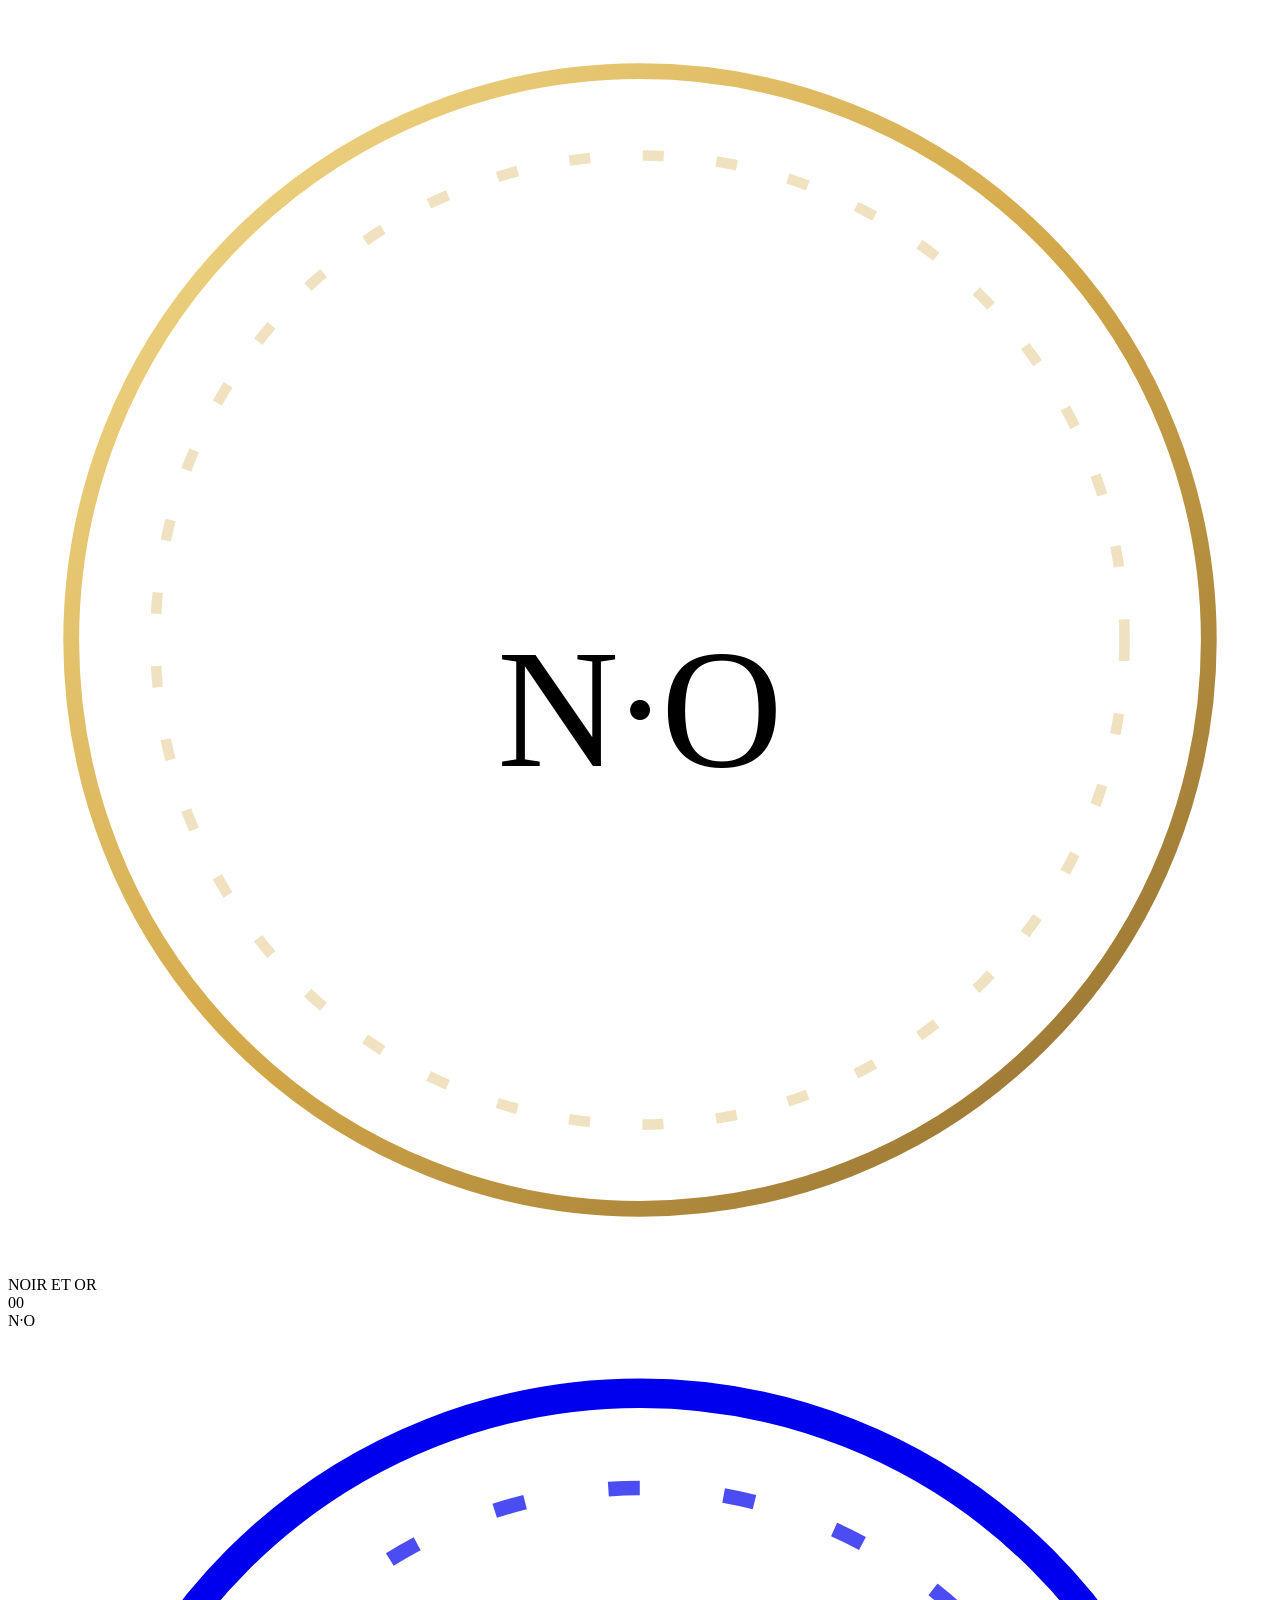
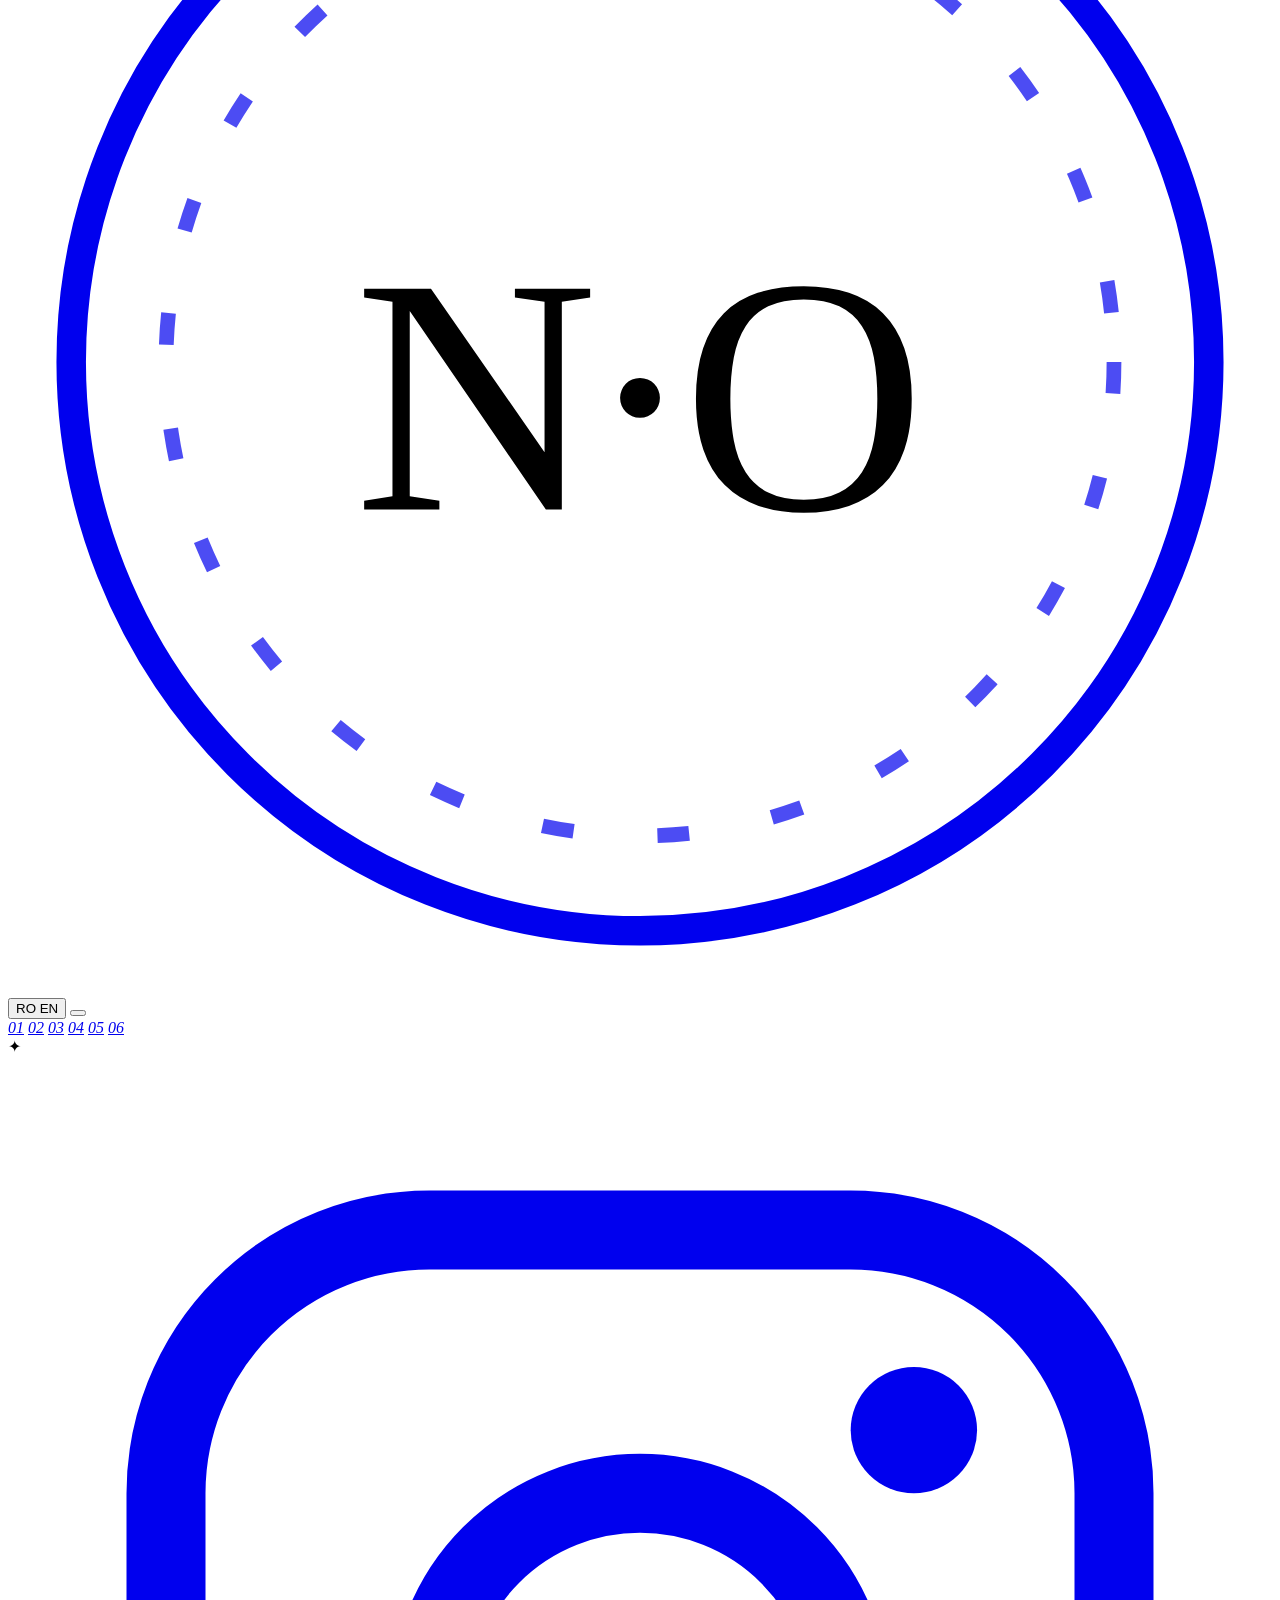
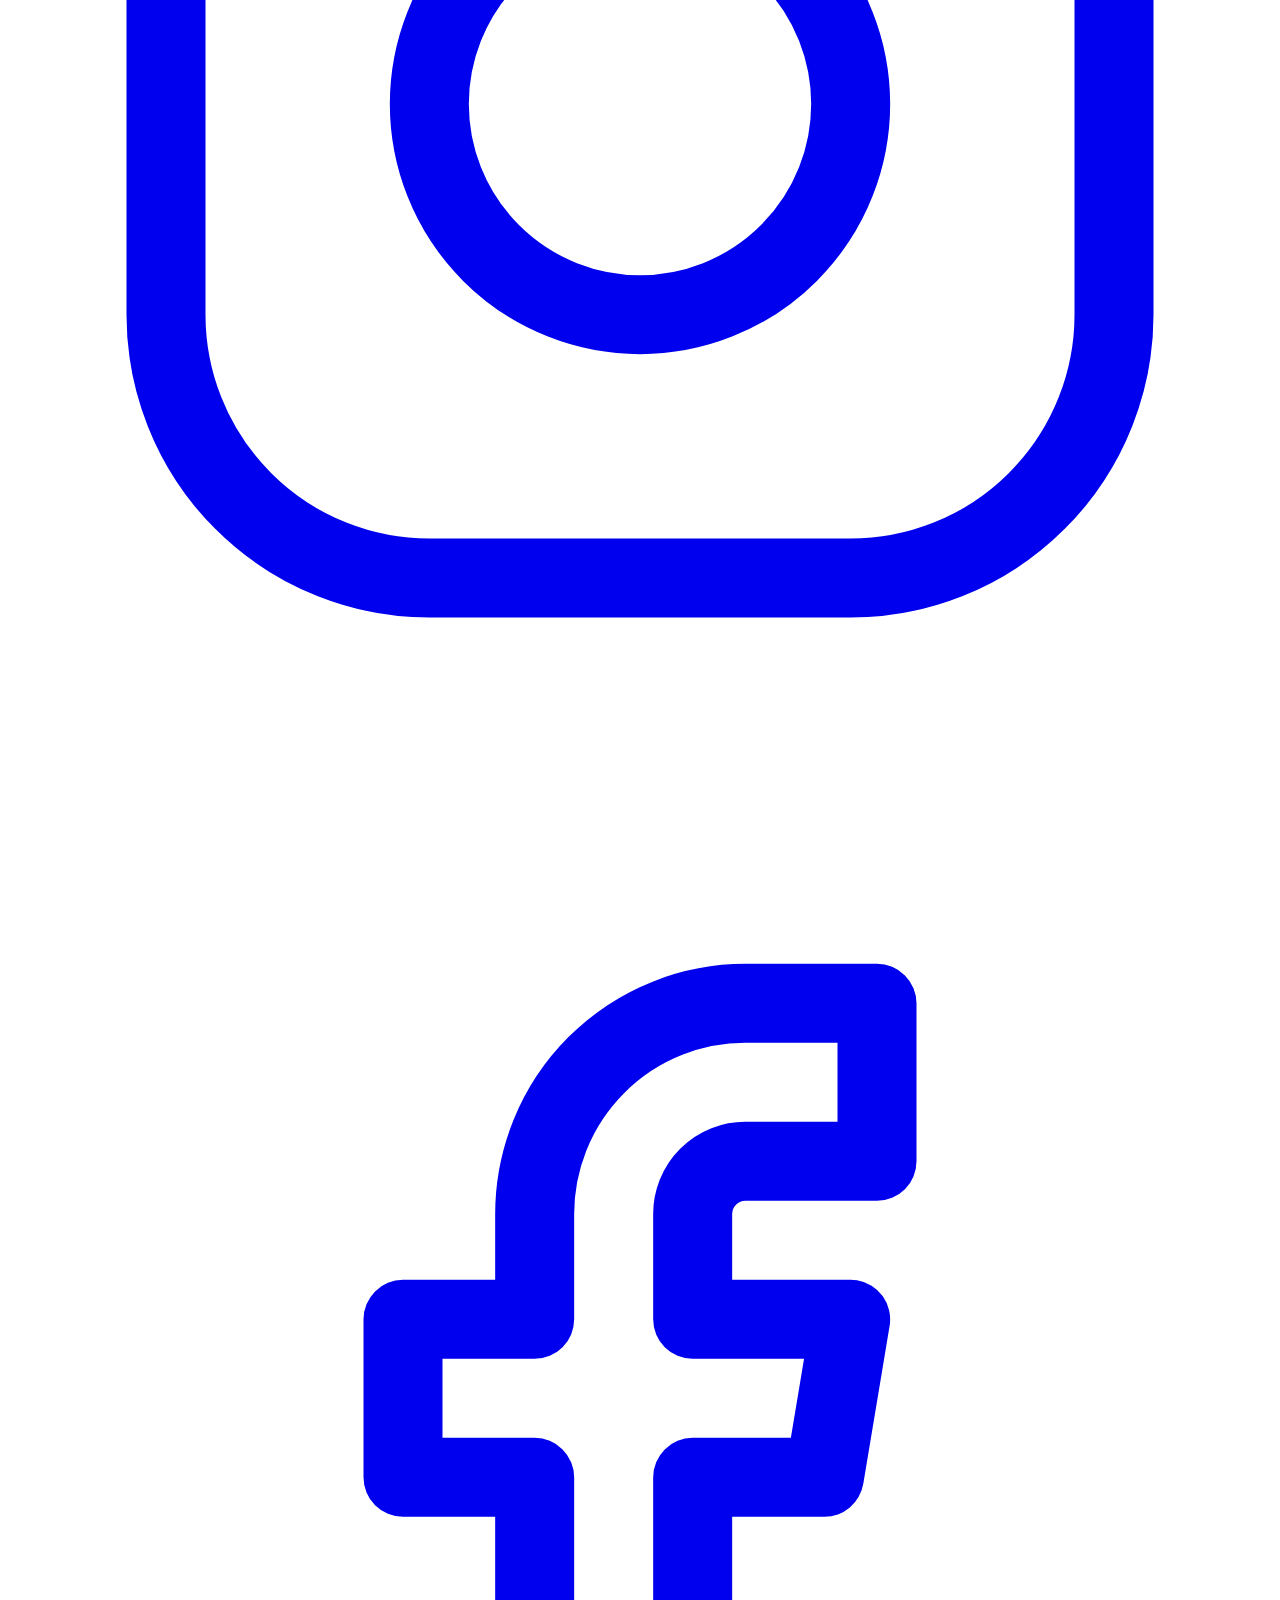
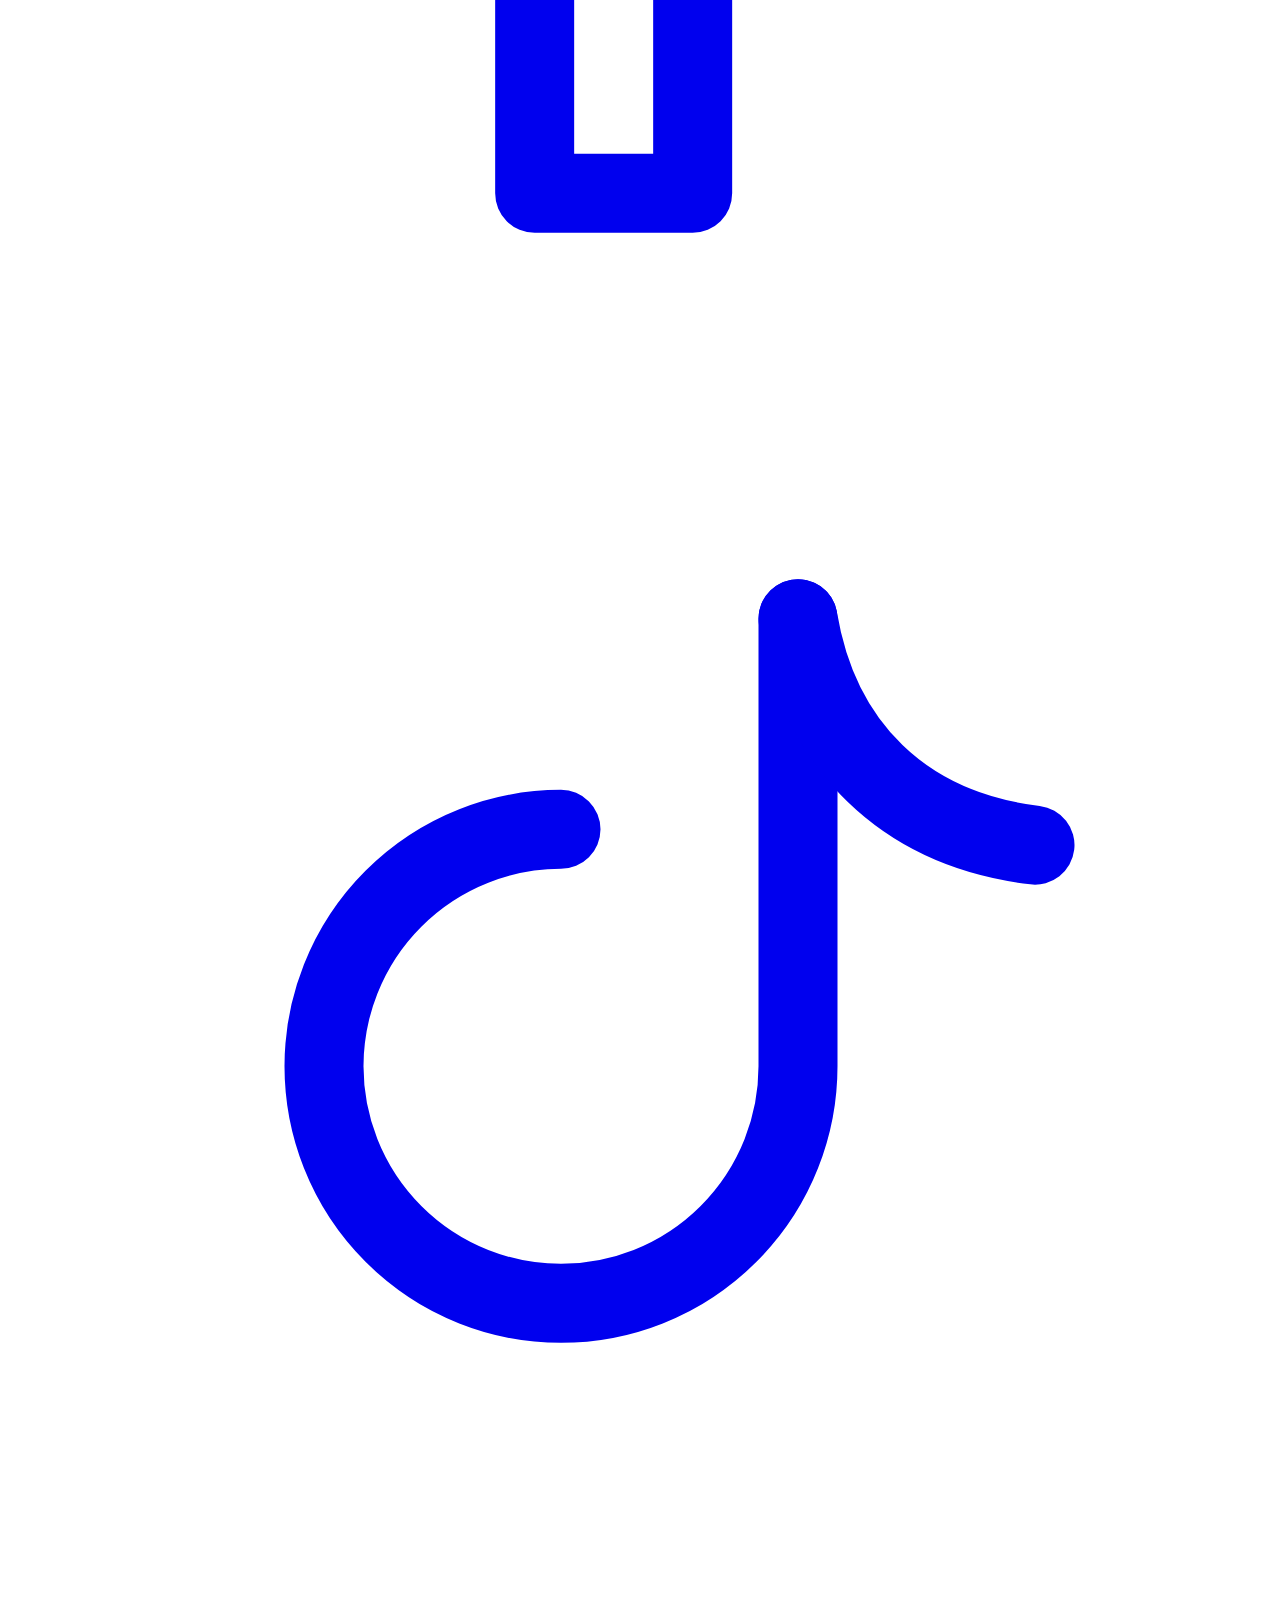
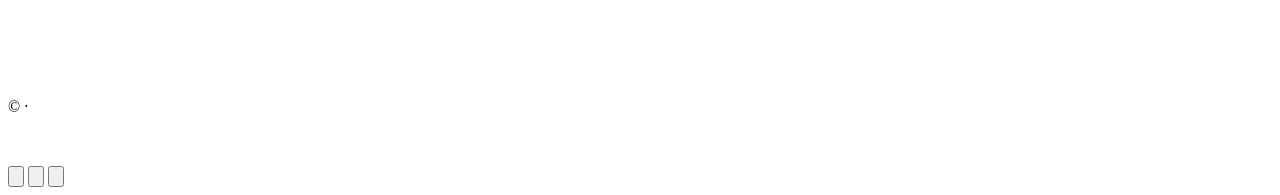
<file: src/head.html>
<!DOCTYPE html>
<!--
  ═══════════════════════════════════════════════════════════════
  TATTOO & PIERCING STUDIO — single-file website template
  Black & Gold edition · bilingual RO/EN · no build step needed

  HOW TO CUSTOMIZE (≈5 minutes):
  1. Search for "SITE CONFIG"  → your studio name, monogram, contact
     info, opening hours, social links, form endpoint, default language.
  2. Search for "CONTENT —"    → replace the placeholder photos
     (Unsplash, temporary!) and portfolio/artist/price data.
  3. Search for "THEME —"      → optionally swap the gold palette
     (chrome / emerald / crimson alternates included, copy-paste).
  4. All UI strings live in the I18N dictionary (ro / en).
  5. Deploy: upload this one file (plus your images) to any static
     host — Netlify Drop, Vercel, GitHub Pages, classic hosting.
  Full instructions: see TEMPLATE-GUIDE.md shipped with this file.
  ═══════════════════════════════════════════════════════════════
-->
<html lang="ro">
<head>
<meta charset="UTF-8">
<meta name="viewport" content="width=device-width, initial-scale=1.0">
<title>NOIR ET OR — Tattoo & Piercing Studio · București</title>
<meta name="description" content="Studio de tatuaje și piercing în București. Artă custom, igienă clinică, artiști premiați. Tattoo & piercing studio in Bucharest.">
<link rel="preconnect" href="https://fonts.googleapis.com">
<link rel="preconnect" href="https://fonts.gstatic.com" crossorigin>
<link href="https://fonts.googleapis.com/css2?family=Cinzel+Decorative:wght@400;700;900&family=Cormorant+Garamond:ital,wght@0,300;0,400;0,500;0,600;0,700;1,400;1,500;1,600&family=Outfit:wght@200;300;400;500;600;700&family=Kaushan+Script&display=swap" rel="stylesheet">
<style>
{{STYLES}}
</style>
</head>
<body>

<!-- ambient layers -->
<div class="grain" aria-hidden="true"></div>
<div class="vignette" aria-hidden="true"></div>

<!-- scroll progress -->
<div class="progress" aria-hidden="true"><span id="progressBar"></span></div>

<!-- custom cursor -->
<div class="cursor" aria-hidden="true">
  <div class="cursor-dot" id="cursorDot"></div>
  <div class="cursor-ring" id="cursorRing"><span class="cursor-label" id="cursorLabel"></span></div>
</div>

<!-- preloader -->
<div class="preloader" id="preloader" aria-hidden="true">
  <div class="preloader-inner">
    <div class="pre-mark">
      <svg viewBox="0 0 120 120" class="pre-seal">
        <circle cx="60" cy="60" r="54" fill="none" stroke="url(#goldStrokePre)" stroke-width="1.5" class="pre-circle"/>
        <circle cx="60" cy="60" r="46" fill="none" stroke="rgba(212,169,74,.35)" stroke-width="1" stroke-dasharray="2 5" class="pre-circle2"/>
        <defs>
          <linearGradient id="goldStrokePre" x1="0" y1="0" x2="1" y2="1">
            <stop offset="0" stop-color="#f3dc8f"/><stop offset=".5" stop-color="#d4a94a"/><stop offset="1" stop-color="#8c6b2f"/>
          </linearGradient>
        </defs>
        <text x="60" y="72" text-anchor="middle" class="pre-mono" id="preMono">N·O</text>
      </svg>
    </div>
    <div class="pre-word" id="preWord">NOIR&nbsp;ET&nbsp;OR</div>
    <div class="pre-track"><span id="preBar"></span></div>
    <div class="pre-count" id="preCount">00</div>
  </div>
</div>

<!-- ink page transition -->
<div class="ink-transition" id="inkTransition" aria-hidden="true">
  <div class="ink-fill" id="inkFill"></div>
  <div class="ink-mark" id="inkMark">
    <span class="ink-mono" id="inkMono">N·O</span>
    <span class="ink-route" id="inkRoute"></span>
  </div>
</div>

<!-- navigation -->
<header class="nav" id="nav">
  <div class="nav-inner">
    <a class="brand" href="#/home" data-route="home" data-magnet>
      <span class="brand-seal"><svg viewBox="0 0 60 60"><circle cx="30" cy="30" r="27" fill="none" stroke="currentColor" stroke-width="1.4"/><circle cx="30" cy="30" r="22.5" fill="none" stroke="currentColor" stroke-width=".7" stroke-dasharray="1.5 4" opacity=".7"/><text x="30" y="37" text-anchor="middle" class="seal-txt" id="sealTxt">N·O</text></svg></span>
      <span class="brand-word">
        <em class="brand-name" data-cfg="name"></em>
        <em class="brand-sub" data-cfg="tagline"></em>
      </span>
    </a>
    <nav class="nav-links" aria-label="principal">
      <a href="#/home" data-route="home" data-i18n="nav.home"></a>
      <a href="#/services" data-route="services" data-i18n="nav.services"></a>
      <a href="#/gallery" data-route="gallery" data-i18n="nav.gallery"></a>
      <a href="#/artists" data-route="artists" data-i18n="nav.artists"></a>
      <a href="#/about" data-route="about" data-i18n="nav.about"></a>
      <a href="#/contact" data-route="contact" data-i18n="nav.contact"></a>
    </nav>
    <div class="nav-right">
      <button class="lang-toggle" id="langToggle" type="button" aria-label="Schimbă limba / Switch language">
        <span class="lang-opt" data-lang="ro">RO</span>
        <span class="lang-opt" data-lang="en">EN</span>
        <span class="lang-thumb" aria-hidden="true"></span>
      </button>
      <a class="btn btn-gold btn-nav" href="#/contact" data-route="contact" data-magnet><span data-i18n="nav.cta"></span></a>
      <button class="burger" id="burger" type="button" aria-label="Meniu" aria-expanded="false"><span></span><span></span><span></span></button>
    </div>
  </div>
</header>

<!-- mobile menu -->
<div class="menu" id="menu" aria-hidden="true">
  <div class="menu-bg"></div>
  <nav class="menu-links" aria-label="meniu mobil">
    <a href="#/home" data-route="home"><i>01</i><b data-i18n="nav.home"></b></a>
    <a href="#/services" data-route="services"><i>02</i><b data-i18n="nav.services"></b></a>
    <a href="#/gallery" data-route="gallery"><i>03</i><b data-i18n="nav.gallery"></b></a>
    <a href="#/artists" data-route="artists"><i>04</i><b data-i18n="nav.artists"></b></a>
    <a href="#/about" data-route="about"><i>05</i><b data-i18n="nav.about"></b></a>
    <a href="#/contact" data-route="contact"><i>06</i><b data-i18n="nav.contact"></b></a>
  </nav>
  <div class="menu-foot">
    <span id="menuHours"></span>
    <span class="menu-dot">✦</span>
    <span data-cfg="city"></span>
  </div>
</div>

<!-- view container -->
<main id="view" tabindex="-1"></main>

<!-- footer -->
<footer class="footer">
  <div class="footer-top">
    <div class="f-brand">
      <div class="f-logo"><span class="f-seal" data-cfg="mark"></span><em data-cfg="name"></em></div>
      <p data-i18n="footer.tag"></p>
      <div class="f-socials">
        <a data-cfg-social="instagram" href="https://instagram.com" target="_blank" rel="noopener noreferrer" aria-label="Instagram" data-magnet><svg viewBox="0 0 24 24"><rect x="3" y="3" width="18" height="18" rx="5" fill="none" stroke="currentColor" stroke-width="1.5"/><circle cx="12" cy="12" r="4" fill="none" stroke="currentColor" stroke-width="1.5"/><circle cx="17.2" cy="6.8" r="1.2" fill="currentColor"/></svg></a>
        <a data-cfg-social="facebook" href="https://facebook.com" target="_blank" rel="noopener noreferrer" aria-label="Facebook" data-magnet><svg viewBox="0 0 24 24"><path d="M14 8h2.5V5H14a4 4 0 0 0-4 4v2H7.5v3H10v6h3v-6h2.5l.5-3H13V9a1 1 0 0 1 1-1z" fill="none" stroke="currentColor" stroke-width="1.5" stroke-linejoin="round"/></svg></a>
        <a data-cfg-social="tiktok" href="https://tiktok.com" target="_blank" rel="noopener noreferrer" aria-label="TikTok" data-magnet><svg viewBox="0 0 24 24"><path d="M15 4v8.5a4.5 4.5 0 1 1-4.5-4.5" fill="none" stroke="currentColor" stroke-width="1.5" stroke-linecap="round"/><path d="M15 4c.4 2.4 2 4 4.5 4.3" fill="none" stroke="currentColor" stroke-width="1.5" stroke-linecap="round"/></svg></a>
      </div>
    </div>
    <div class="f-col">
      <h5 data-i18n="footer.explore"></h5>
      <a href="#/services" data-route="services" data-i18n="nav.services"></a>
      <a href="#/gallery" data-route="gallery" data-i18n="nav.gallery"></a>
      <a href="#/artists" data-route="artists" data-i18n="nav.artists"></a>
      <a href="#/about" data-route="about" data-i18n="nav.about"></a>
    </div>
    <div class="f-col">
      <h5 data-i18n="footer.visit"></h5>
      <span data-cfg="address1"></span>
      <span data-cfg="address2"></span>
      <a data-cfg="phone" href="#"></a>
      <a data-cfg="email" href="#"></a>
    </div>
    <div class="f-col">
      <h5 data-i18n="footer.hours"></h5>
      <div id="fHours" style="display:flex;flex-direction:column;gap:11px"></div>
    </div>
  </div>
  <div class="footer-bar">
    <span>© <span data-cfg="year"></span> <span data-cfg="name"></span><span id="demoTag"> · <span data-i18n="footer.demo"></span></span></span>
    <span class="f-note" id="imgNote" data-i18n="footer.imgnote"></span>
  </div>
</footer>

<!-- lightbox -->
<div class="lightbox" id="lightbox" aria-hidden="true" role="dialog" aria-modal="true">
  <div class="lb-backdrop" id="lbBackdrop"></div>
  <figure class="lb-stage">
    <div class="lb-frame"><img id="lbImg" alt=""></div>
    <figcaption class="lb-meta">
      <span class="lb-cat" id="lbCat"></span>
      <span class="lb-title" id="lbTitle"></span>
      <span class="lb-count" id="lbCount"></span>
    </figcaption>
  </figure>
  <button class="lb-btn lb-prev" id="lbPrev" aria-label="Anterior"><svg viewBox="0 0 24 24"><path d="M15 5l-7 7 7 7" fill="none" stroke="currentColor" stroke-width="1.6" stroke-linecap="round" stroke-linejoin="round"/></svg></button>
  <button class="lb-btn lb-next" id="lbNext" aria-label="Următor"><svg viewBox="0 0 24 24"><path d="M9 5l7 7-7 7" fill="none" stroke="currentColor" stroke-width="1.6" stroke-linecap="round" stroke-linejoin="round"/></svg></button>
  <button class="lb-btn lb-close" id="lbClose" aria-label="Închide"><svg viewBox="0 0 24 24"><path d="M6 6l12 12M18 6L6 18" fill="none" stroke="currentColor" stroke-width="1.6" stroke-linecap="round"/></svg></button>
</div>
</file>
